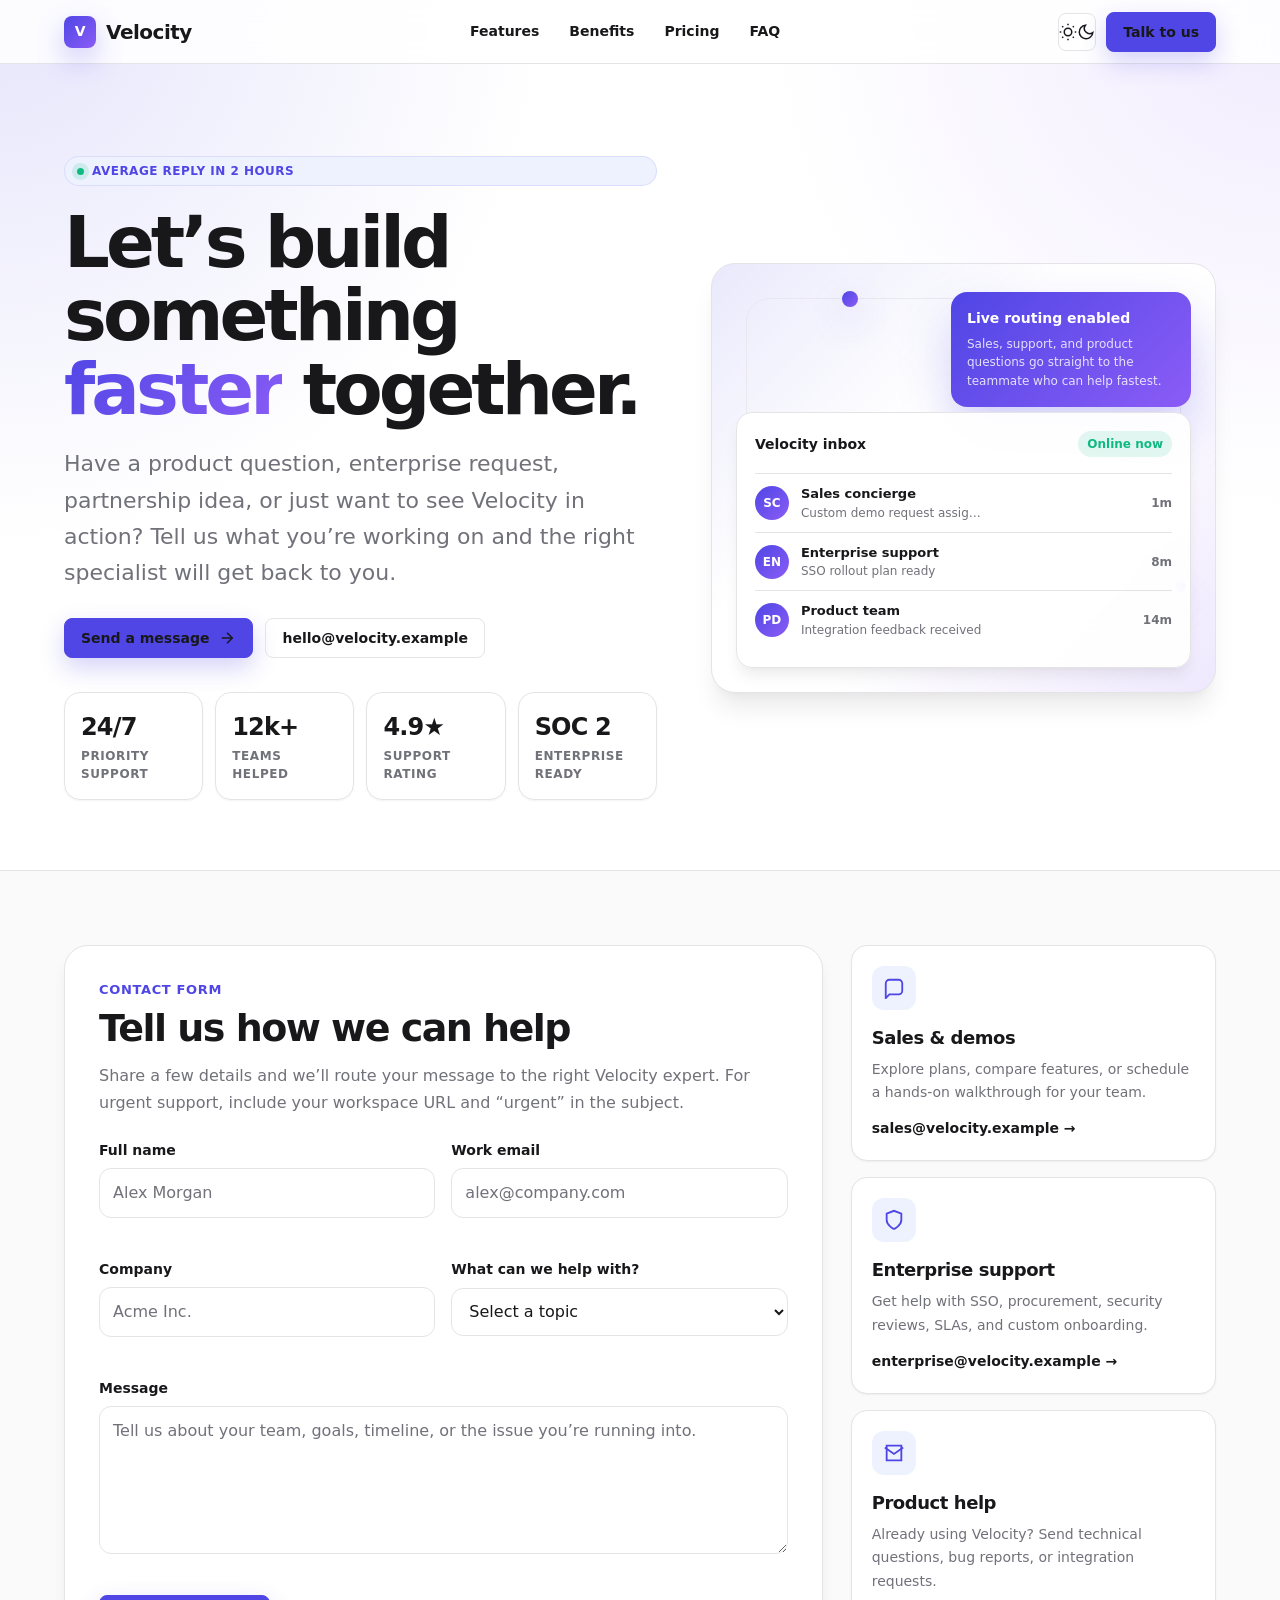
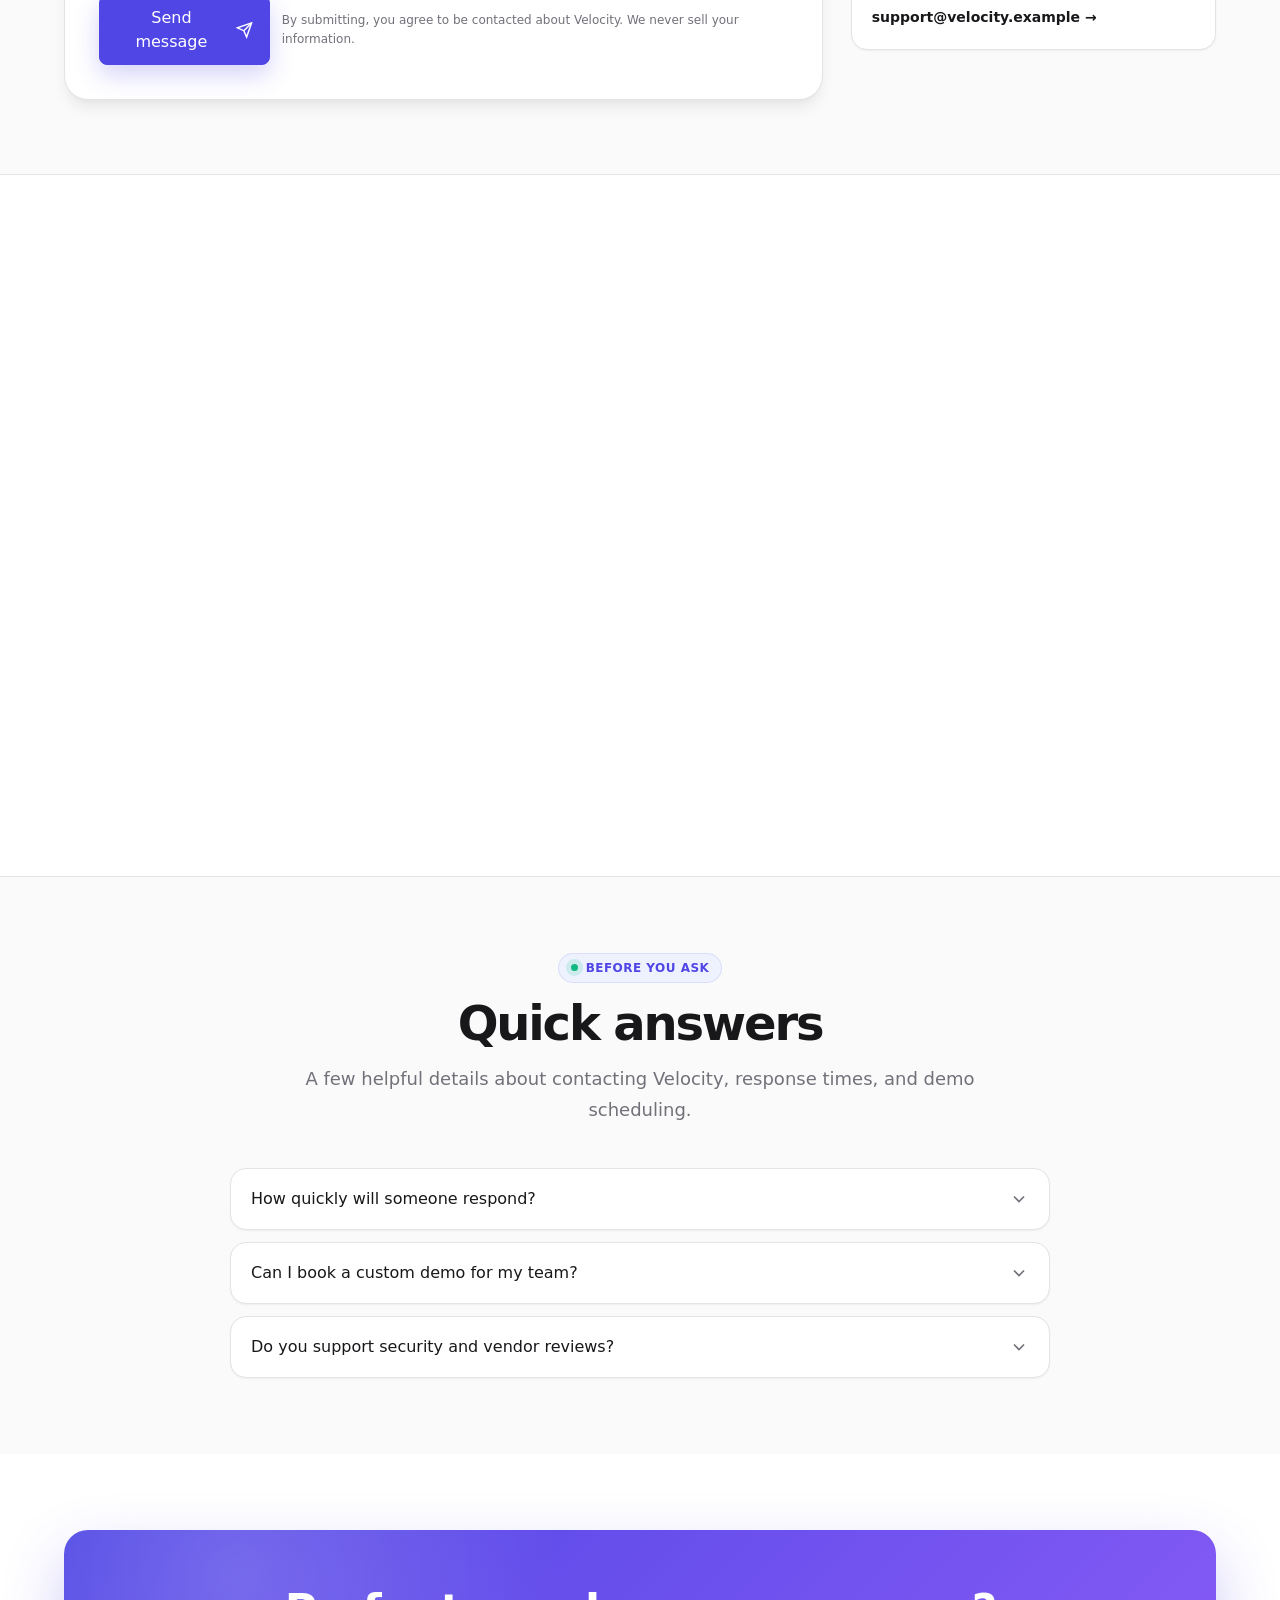
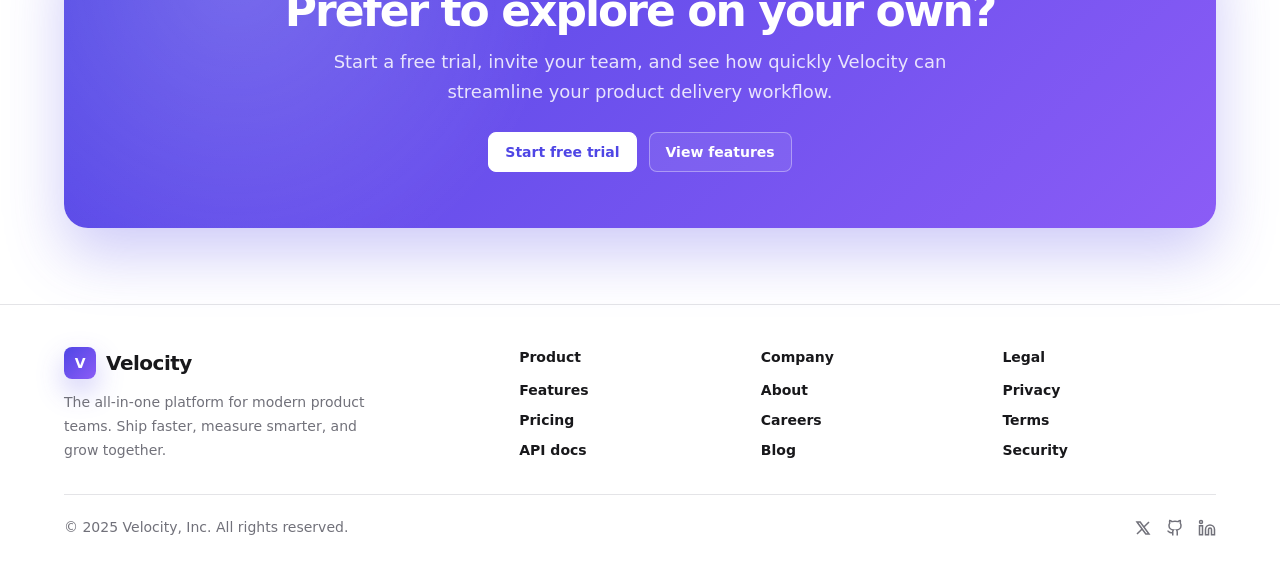
<file: contact.html>
<!DOCTYPE html>
<html lang="en" class="vel-contact-k9p2-root">
<head>
  <meta charset="UTF-8" />
  <meta name="viewport" content="width=device-width, initial-scale=1.0" />
  <title>Contact Velocity — Let’s Build Faster Together</title>
  <meta name="description" content="Get in touch with the Velocity team for product questions, sales support, partnerships, or enterprise demos." />
  <style>
    .vel-contact-k9p2-root {
      --vel-contact-k9p2-color-white: #ffffff;
      --vel-contact-k9p2-color-black: #09090b;
      --vel-contact-k9p2-gray-50: #fafafa;
      --vel-contact-k9p2-gray-100: #f4f4f5;
      --vel-contact-k9p2-gray-200: #e4e4e7;
      --vel-contact-k9p2-gray-300: #d4d4d8;
      --vel-contact-k9p2-gray-400: #a1a1aa;
      --vel-contact-k9p2-gray-500: #71717a;
      --vel-contact-k9p2-gray-600: #52525b;
      --vel-contact-k9p2-gray-700: #3f3f46;
      --vel-contact-k9p2-gray-800: #27272a;
      --vel-contact-k9p2-gray-900: #18181b;
      --vel-contact-k9p2-gray-950: #0f0f12;
      --vel-contact-k9p2-indigo-50: #eef2ff;
      --vel-contact-k9p2-indigo-100: #e0e7ff;
      --vel-contact-k9p2-indigo-200: #c7d2fe;
      --vel-contact-k9p2-indigo-400: #818cf8;
      --vel-contact-k9p2-indigo-500: #6366f1;
      --vel-contact-k9p2-indigo-600: #4f46e5;
      --vel-contact-k9p2-indigo-700: #4338ca;
      --vel-contact-k9p2-indigo-900: #312e81;
      --vel-contact-k9p2-violet-400: #a78bfa;
      --vel-contact-k9p2-violet-500: #8b5cf6;
      --vel-contact-k9p2-violet-600: #7c3aed;
      --vel-contact-k9p2-emerald-400: #34d399;
      --vel-contact-k9p2-emerald-500: #10b981;
      --vel-contact-k9p2-rose-400: #fb7185;
      --vel-contact-k9p2-rose-500: #f43f5e;

      --vel-contact-k9p2-background: var(--vel-contact-k9p2-color-white);
      --vel-contact-k9p2-foreground: var(--vel-contact-k9p2-gray-900);
      --vel-contact-k9p2-primary: var(--vel-contact-k9p2-indigo-600);
      --vel-contact-k9p2-primary-hover: var(--vel-contact-k9p2-indigo-700);
      --vel-contact-k9p2-primary-foreground: var(--vel-contact-k9p2-color-white);
      --vel-contact-k9p2-secondary: var(--vel-contact-k9p2-gray-100);
      --vel-contact-k9p2-secondary-hover: var(--vel-contact-k9p2-gray-200);
      --vel-contact-k9p2-muted: var(--vel-contact-k9p2-gray-100);
      --vel-contact-k9p2-muted-foreground: var(--vel-contact-k9p2-gray-500);
      --vel-contact-k9p2-accent: var(--vel-contact-k9p2-violet-500);
      --vel-contact-k9p2-accent-hover: var(--vel-contact-k9p2-violet-600);
      --vel-contact-k9p2-border: var(--vel-contact-k9p2-gray-200);
      --vel-contact-k9p2-input: var(--vel-contact-k9p2-gray-200);
      --vel-contact-k9p2-ring: var(--vel-contact-k9p2-indigo-400);
      --vel-contact-k9p2-card: var(--vel-contact-k9p2-color-white);
      --vel-contact-k9p2-card-muted: var(--vel-contact-k9p2-gray-50);
      --vel-contact-k9p2-section-alt: var(--vel-contact-k9p2-gray-50);
      --vel-contact-k9p2-badge-bg: var(--vel-contact-k9p2-indigo-50);
      --vel-contact-k9p2-badge-fg: var(--vel-contact-k9p2-indigo-600);
      --vel-contact-k9p2-success: var(--vel-contact-k9p2-emerald-500);
      --vel-contact-k9p2-error: var(--vel-contact-k9p2-rose-500);

      --vel-contact-k9p2-font-sans: "Inter", ui-sans-serif, system-ui, -apple-system, BlinkMacSystemFont, "Segoe UI", Roboto, "Helvetica Neue", Arial, sans-serif;
      --vel-contact-k9p2-font-mono: ui-monospace, SFMono-Regular, "SF Mono", Menlo, Consolas, "Liberation Mono", monospace;

      --vel-contact-k9p2-content-width: 1200px;
      --vel-contact-k9p2-radius-sm: 6px;
      --vel-contact-k9p2-radius-md: 8px;
      --vel-contact-k9p2-radius-lg: 12px;
      --vel-contact-k9p2-radius-xl: 16px;
      --vel-contact-k9p2-radius-2xl: 24px;
      --vel-contact-k9p2-radius-full: 9999px;
      --vel-contact-k9p2-header-height: 64px;

      --vel-contact-k9p2-shadow-sm: 0 1px 2px rgba(0,0,0,0.05);
      --vel-contact-k9p2-shadow-md: 0 4px 6px -1px rgba(0,0,0,0.07), 0 2px 4px -2px rgba(0,0,0,0.05);
      --vel-contact-k9p2-shadow-lg: 0 10px 15px -3px rgba(0,0,0,0.08), 0 4px 6px -4px rgba(0,0,0,0.04);
      --vel-contact-k9p2-shadow-xl: 0 20px 25px -5px rgba(0,0,0,0.08), 0 8px 10px -6px rgba(0,0,0,0.04);

      --vel-contact-k9p2-transition-fast: 150ms cubic-bezier(0.4, 0, 0.2, 1);
      --vel-contact-k9p2-transition-base: 250ms cubic-bezier(0.4, 0, 0.2, 1);
      --vel-contact-k9p2-transition-slow: 500ms cubic-bezier(0.4, 0, 0.2, 1);
    }

    .vel-contact-k9p2-root.vel-contact-k9p2-theme-dark {
      --vel-contact-k9p2-background: var(--vel-contact-k9p2-gray-950);
      --vel-contact-k9p2-foreground: var(--vel-contact-k9p2-gray-100);
      --vel-contact-k9p2-primary: var(--vel-contact-k9p2-indigo-500);
      --vel-contact-k9p2-primary-hover: var(--vel-contact-k9p2-indigo-400);
      --vel-contact-k9p2-secondary: var(--vel-contact-k9p2-gray-800);
      --vel-contact-k9p2-secondary-hover: var(--vel-contact-k9p2-gray-700);
      --vel-contact-k9p2-muted: var(--vel-contact-k9p2-gray-800);
      --vel-contact-k9p2-muted-foreground: var(--vel-contact-k9p2-gray-400);
      --vel-contact-k9p2-accent: var(--vel-contact-k9p2-violet-400);
      --vel-contact-k9p2-accent-hover: var(--vel-contact-k9p2-violet-500);
      --vel-contact-k9p2-border: var(--vel-contact-k9p2-gray-700);
      --vel-contact-k9p2-input: var(--vel-contact-k9p2-gray-700);
      --vel-contact-k9p2-card: var(--vel-contact-k9p2-gray-900);
      --vel-contact-k9p2-card-muted: var(--vel-contact-k9p2-gray-800);
      --vel-contact-k9p2-section-alt: var(--vel-contact-k9p2-gray-900);
      --vel-contact-k9p2-badge-bg: var(--vel-contact-k9p2-indigo-900);
      --vel-contact-k9p2-badge-fg: var(--vel-contact-k9p2-indigo-200);
      --vel-contact-k9p2-success: var(--vel-contact-k9p2-emerald-400);
      --vel-contact-k9p2-error: var(--vel-contact-k9p2-rose-400);
      --vel-contact-k9p2-shadow-sm: 0 1px 2px rgba(0,0,0,0.3);
      --vel-contact-k9p2-shadow-md: 0 4px 6px -1px rgba(0,0,0,0.4), 0 2px 4px -2px rgba(0,0,0,0.3);
      --vel-contact-k9p2-shadow-lg: 0 10px 15px -3px rgba(0,0,0,0.5), 0 4px 6px -4px rgba(0,0,0,0.3);
      --vel-contact-k9p2-shadow-xl: 0 24px 50px rgba(0,0,0,0.55);
    }

    .vel-contact-k9p2-page,
    .vel-contact-k9p2-page * {
      box-sizing: border-box;
    }

    .vel-contact-k9p2-page {
      margin: 0;
      font-family: var(--vel-contact-k9p2-font-sans);
      color: var(--vel-contact-k9p2-foreground);
      background:
        radial-gradient(circle at top left, color-mix(in srgb, var(--vel-contact-k9p2-primary) 14%, transparent), transparent 34rem),
        radial-gradient(circle at top right, color-mix(in srgb, var(--vel-contact-k9p2-accent) 12%, transparent), transparent 32rem),
        var(--vel-contact-k9p2-background);
      line-height: 1.5;
      -webkit-font-smoothing: antialiased;
      -moz-osx-font-smoothing: grayscale;
      min-height: 100vh;
    }

    .vel-contact-k9p2-page.vel-contact-k9p2-scroll-locked {
      overflow: hidden;
    }

    .vel-contact-k9p2-page a {
      color: inherit;
      text-decoration: none;
    }

    .vel-contact-k9p2-page button,
    .vel-contact-k9p2-page input,
    .vel-contact-k9p2-page select,
    .vel-contact-k9p2-page textarea {
      font: inherit;
    }

    .vel-contact-k9p2-page img,
    .vel-contact-k9p2-page svg {
      display: block;
      max-width: 100%;
    }

    .vel-contact-k9p2-page :focus-visible {
      outline: 2px solid var(--vel-contact-k9p2-ring);
      outline-offset: 2px;
    }

    .vel-contact-k9p2-shell {
      width: 100%;
      max-width: var(--vel-contact-k9p2-content-width);
      margin: 0 auto;
      padding: 0 16px;
    }

    .vel-contact-k9p2-sitebar {
      position: sticky;
      top: 0;
      z-index: 50;
      height: var(--vel-contact-k9p2-header-height);
      border-bottom: 1px solid var(--vel-contact-k9p2-border);
      background: color-mix(in srgb, var(--vel-contact-k9p2-background) 86%, transparent);
      backdrop-filter: blur(16px);
      -webkit-backdrop-filter: blur(16px);
    }

    .vel-contact-k9p2-sitebar-inner {
      height: 100%;
      display: flex;
      align-items: center;
      justify-content: space-between;
      gap: 18px;
    }

    .vel-contact-k9p2-brand-mark {
      display: inline-flex;
      align-items: center;
      gap: 10px;
      font-size: 20px;
      font-weight: 800;
      letter-spacing: -0.025em;
      color: var(--vel-contact-k9p2-foreground);
      white-space: nowrap;
    }

    .vel-contact-k9p2-brand-symbol {
      width: 32px;
      height: 32px;
      border-radius: var(--vel-contact-k9p2-radius-md);
      display: inline-flex;
      align-items: center;
      justify-content: center;
      color: var(--vel-contact-k9p2-color-white);
      background: linear-gradient(135deg, var(--vel-contact-k9p2-primary), var(--vel-contact-k9p2-accent));
      box-shadow: 0 12px 28px color-mix(in srgb, var(--vel-contact-k9p2-primary) 28%, transparent);
      font-size: 14px;
      font-weight: 800;
    }

    .vel-contact-k9p2-desktop-links {
      display: none;
      align-items: center;
      gap: 30px;
    }

    .vel-contact-k9p2-nav-link {
      color: var(--vel-contact-k9p2-muted-foreground);
      font-size: 14px;
      font-weight: 600;
      transition: color var(--vel-contact-k9p2-transition-fast);
    }

    .vel-contact-k9p2-nav-link:hover {
      color: var(--vel-contact-k9p2-foreground);
    }

    .vel-contact-k9p2-top-actions {
      display: flex;
      align-items: center;
      gap: 10px;
    }

    .vel-contact-k9p2-icon-action,
    .vel-contact-k9p2-menu-action {
      width: 38px;
      height: 38px;
      padding: 0;
      border: 1px solid var(--vel-contact-k9p2-border);
      border-radius: var(--vel-contact-k9p2-radius-md);
      display: inline-flex;
      align-items: center;
      justify-content: center;
      color: var(--vel-contact-k9p2-foreground);
      background: var(--vel-contact-k9p2-background);
      cursor: pointer;
      transition: background var(--vel-contact-k9p2-transition-fast), border-color var(--vel-contact-k9p2-transition-fast), transform var(--vel-contact-k9p2-transition-fast);
    }

    .vel-contact-k9p2-icon-action:hover,
    .vel-contact-k9p2-menu-action:hover {
      background: var(--vel-contact-k9p2-muted);
      transform: translateY(-1px);
    }

    .vel-contact-k9p2-moon-glyph {
      display: none;
    }

    .vel-contact-k9p2-theme-dark .vel-contact-k9p2-sun-glyph {
      display: none;
    }

    .vel-contact-k9p2-theme-dark .vel-contact-k9p2-moon-glyph {
      display: block;
    }

    .vel-contact-k9p2-link-button,
    .vel-contact-k9p2-solid-button,
    .vel-contact-k9p2-outline-button,
    .vel-contact-k9p2-soft-button {
      min-height: 40px;
      border-radius: var(--vel-contact-k9p2-radius-md);
      display: inline-flex;
      align-items: center;
      justify-content: center;
      gap: 9px;
      border: 1px solid transparent;
      padding: 10px 16px;
      font-size: 14px;
      font-weight: 700;
      cursor: pointer;
      line-height: 1;
      transition: transform var(--vel-contact-k9p2-transition-fast), background var(--vel-contact-k9p2-transition-fast), border-color var(--vel-contact-k9p2-transition-fast), color var(--vel-contact-k9p2-transition-fast), box-shadow var(--vel-contact-k9p2-transition-fast);
    }

    .vel-contact-k9p2-link-button:hover,
    .vel-contact-k9p2-solid-button:hover,
    .vel-contact-k9p2-outline-button:hover,
    .vel-contact-k9p2-soft-button:hover {
      transform: translateY(-1px);
    }

    .vel-contact-k9p2-solid-button {
      color: var(--vel-contact-k9p2-primary-foreground);
      background: var(--vel-contact-k9p2-primary);
      border-color: var(--vel-contact-k9p2-primary);
      box-shadow: 0 10px 24px color-mix(in srgb, var(--vel-contact-k9p2-primary) 24%, transparent);
    }

    .vel-contact-k9p2-solid-button:hover {
      color: var(--vel-contact-k9p2-primary-foreground);
      background: var(--vel-contact-k9p2-primary-hover);
      border-color: var(--vel-contact-k9p2-primary-hover);
    }

    .vel-contact-k9p2-outline-button {
      color: var(--vel-contact-k9p2-foreground);
      background: transparent;
      border-color: var(--vel-contact-k9p2-border);
    }

    .vel-contact-k9p2-outline-button:hover {
      background: var(--vel-contact-k9p2-muted);
    }

    .vel-contact-k9p2-soft-button {
      color: var(--vel-contact-k9p2-foreground);
      background: var(--vel-contact-k9p2-secondary);
      border-color: var(--vel-contact-k9p2-secondary);
    }

    .vel-contact-k9p2-soft-button:hover {
      background: var(--vel-contact-k9p2-secondary-hover);
      border-color: var(--vel-contact-k9p2-secondary-hover);
    }

    .vel-contact-k9p2-mobile-panel {
      display: none;
      position: fixed;
      z-index: 49;
      top: var(--vel-contact-k9p2-header-height);
      left: 0;
      right: 0;
      bottom: 0;
      padding: 22px 16px;
      background: color-mix(in srgb, var(--vel-contact-k9p2-background) 96%, transparent);
      backdrop-filter: blur(16px);
      -webkit-backdrop-filter: blur(16px);
    }

    .vel-contact-k9p2-mobile-panel.vel-contact-k9p2-mobile-panel-open {
      display: block;
    }

    .vel-contact-k9p2-mobile-panel-inner {
      max-width: var(--vel-contact-k9p2-content-width);
      margin: 0 auto;
      display: grid;
      gap: 12px;
    }

    .vel-contact-k9p2-mobile-panel .vel-contact-k9p2-nav-link {
      padding: 13px 14px;
      border: 1px solid var(--vel-contact-k9p2-border);
      border-radius: var(--vel-contact-k9p2-radius-lg);
      background: var(--vel-contact-k9p2-card);
      font-size: 16px;
    }

    .vel-contact-k9p2-hero-zone {
      padding: 72px 0 54px;
      overflow: hidden;
    }

    .vel-contact-k9p2-hero-grid {
      display: grid;
      grid-template-columns: 1fr;
      gap: 34px;
      align-items: center;
    }

    .vel-contact-k9p2-eyebrow {
      display: inline-flex;
      align-items: center;
      gap: 8px;
      padding: 5px 12px;
      border-radius: var(--vel-contact-k9p2-radius-full);
      color: var(--vel-contact-k9p2-badge-fg);
      background: var(--vel-contact-k9p2-badge-bg);
      border: 1px solid color-mix(in srgb, var(--vel-contact-k9p2-badge-fg) 12%, transparent);
      font-size: 12px;
      font-weight: 800;
      letter-spacing: 0.04em;
      text-transform: uppercase;
    }

    .vel-contact-k9p2-eyebrow-dot {
      width: 7px;
      height: 7px;
      border-radius: var(--vel-contact-k9p2-radius-full);
      background: var(--vel-contact-k9p2-success);
      box-shadow: 0 0 0 5px color-mix(in srgb, var(--vel-contact-k9p2-success) 15%, transparent);
    }

    .vel-contact-k9p2-hero-copy {
      display: grid;
      gap: 20px;
    }

    .vel-contact-k9p2-main-heading {
      margin: 0;
      max-width: 780px;
      color: var(--vel-contact-k9p2-foreground);
      font-size: clamp(42px, 8vw, 72px);
      line-height: 1.02;
      letter-spacing: -0.055em;
      font-weight: 850;
    }

    .vel-contact-k9p2-gradient-text {
      background: linear-gradient(135deg, var(--vel-contact-k9p2-primary), var(--vel-contact-k9p2-accent));
      -webkit-background-clip: text;
      background-clip: text;
      color: transparent;
    }

    .vel-contact-k9p2-hero-lede {
      margin: 0;
      max-width: 650px;
      color: var(--vel-contact-k9p2-muted-foreground);
      font-size: clamp(18px, 2.6vw, 22px);
      line-height: 1.65;
    }

    .vel-contact-k9p2-hero-actions {
      display: flex;
      flex-wrap: wrap;
      gap: 12px;
      margin-top: 6px;
    }

    .vel-contact-k9p2-stat-strip {
      display: grid;
      grid-template-columns: repeat(2, minmax(0, 1fr));
      gap: 12px;
      margin-top: 14px;
      max-width: 620px;
    }

    .vel-contact-k9p2-stat-item {
      padding: 16px;
      border: 1px solid var(--vel-contact-k9p2-border);
      border-radius: var(--vel-contact-k9p2-radius-xl);
      background: color-mix(in srgb, var(--vel-contact-k9p2-card) 82%, transparent);
      box-shadow: var(--vel-contact-k9p2-shadow-sm);
    }

    .vel-contact-k9p2-stat-value {
      display: block;
      color: var(--vel-contact-k9p2-foreground);
      font-size: 24px;
      font-weight: 850;
      letter-spacing: -0.035em;
    }

    .vel-contact-k9p2-stat-label {
      display: block;
      margin-top: 2px;
      color: var(--vel-contact-k9p2-muted-foreground);
      font-size: 12px;
      font-weight: 700;
      text-transform: uppercase;
      letter-spacing: 0.05em;
    }

    .vel-contact-k9p2-hero-visual {
      position: relative;
      min-height: 430px;
      border: 1px solid var(--vel-contact-k9p2-border);
      border-radius: var(--vel-contact-k9p2-radius-2xl);
      background:
        linear-gradient(135deg, color-mix(in srgb, var(--vel-contact-k9p2-primary) 12%, transparent), transparent 38%),
        linear-gradient(315deg, color-mix(in srgb, var(--vel-contact-k9p2-accent) 14%, transparent), transparent 42%),
        var(--vel-contact-k9p2-card);
      box-shadow: var(--vel-contact-k9p2-shadow-xl);
      overflow: hidden;
    }

    .vel-contact-k9p2-orbit-ring {
      position: absolute;
      inset: 34px;
      border: 1px solid color-mix(in srgb, var(--vel-contact-k9p2-border) 70%, transparent);
      border-radius: var(--vel-contact-k9p2-radius-2xl);
    }

    .vel-contact-k9p2-orbit-ring::before,
    .vel-contact-k9p2-orbit-ring::after {
      content: "";
      position: absolute;
      border-radius: var(--vel-contact-k9p2-radius-full);
      background: linear-gradient(135deg, var(--vel-contact-k9p2-primary), var(--vel-contact-k9p2-accent));
      box-shadow: 0 14px 34px color-mix(in srgb, var(--vel-contact-k9p2-primary) 25%, transparent);
    }

    .vel-contact-k9p2-orbit-ring::before {
      width: 16px;
      height: 16px;
      top: -8px;
      left: 22%;
    }

    .vel-contact-k9p2-orbit-ring::after {
      width: 11px;
      height: 11px;
      bottom: 18%;
      right: -6px;
    }

    .vel-contact-k9p2-inbox-card {
      position: absolute;
      left: 24px;
      right: 24px;
      bottom: 24px;
      padding: 18px;
      border: 1px solid var(--vel-contact-k9p2-border);
      border-radius: var(--vel-contact-k9p2-radius-xl);
      background: color-mix(in srgb, var(--vel-contact-k9p2-card) 92%, transparent);
      backdrop-filter: blur(18px);
      -webkit-backdrop-filter: blur(18px);
      box-shadow: var(--vel-contact-k9p2-shadow-lg);
    }

    .vel-contact-k9p2-inbox-topline {
      display: flex;
      align-items: center;
      justify-content: space-between;
      gap: 12px;
      margin-bottom: 16px;
    }

    .vel-contact-k9p2-inbox-title {
      font-size: 14px;
      font-weight: 850;
      color: var(--vel-contact-k9p2-foreground);
    }

    .vel-contact-k9p2-inbox-pill {
      padding: 4px 9px;
      border-radius: var(--vel-contact-k9p2-radius-full);
      color: var(--vel-contact-k9p2-success);
      background: color-mix(in srgb, var(--vel-contact-k9p2-success) 12%, transparent);
      font-size: 12px;
      font-weight: 800;
    }

    .vel-contact-k9p2-message-row {
      display: grid;
      grid-template-columns: 34px 1fr auto;
      gap: 12px;
      align-items: center;
      padding: 10px 0;
      border-top: 1px solid var(--vel-contact-k9p2-border);
    }

    .vel-contact-k9p2-message-avatar {
      width: 34px;
      height: 34px;
      border-radius: var(--vel-contact-k9p2-radius-full);
      display: inline-flex;
      align-items: center;
      justify-content: center;
      color: var(--vel-contact-k9p2-color-white);
      background: linear-gradient(135deg, var(--vel-contact-k9p2-primary), var(--vel-contact-k9p2-accent));
      font-size: 12px;
      font-weight: 850;
    }

    .vel-contact-k9p2-message-name {
      display: block;
      font-size: 13px;
      font-weight: 800;
      color: var(--vel-contact-k9p2-foreground);
    }

    .vel-contact-k9p2-message-topic {
      display: block;
      font-size: 12px;
      color: var(--vel-contact-k9p2-muted-foreground);
      white-space: nowrap;
      overflow: hidden;
      text-overflow: ellipsis;
      max-width: 185px;
    }

    .vel-contact-k9p2-message-time {
      font-size: 12px;
      color: var(--vel-contact-k9p2-muted-foreground);
      font-weight: 700;
    }

    .vel-contact-k9p2-floating-note {
      position: absolute;
      top: 28px;
      right: 24px;
      width: min(240px, calc(100% - 48px));
      padding: 16px;
      border-radius: var(--vel-contact-k9p2-radius-xl);
      color: var(--vel-contact-k9p2-color-white);
      background: linear-gradient(135deg, var(--vel-contact-k9p2-primary), var(--vel-contact-k9p2-accent));
      box-shadow: 0 24px 50px color-mix(in srgb, var(--vel-contact-k9p2-primary) 26%, transparent);
    }

    .vel-contact-k9p2-floating-note strong {
      display: block;
      font-size: 14px;
      margin-bottom: 6px;
    }

    .vel-contact-k9p2-floating-note span {
      display: block;
      color: rgba(255,255,255,0.82);
      font-size: 12px;
      line-height: 1.55;
    }

    .vel-contact-k9p2-section-band {
      padding: 74px 0;
      background: var(--vel-contact-k9p2-section-alt);
      border-top: 1px solid var(--vel-contact-k9p2-border);
      border-bottom: 1px solid var(--vel-contact-k9p2-border);
    }

    .vel-contact-k9p2-contact-grid {
      display: grid;
      grid-template-columns: 1fr;
      gap: 24px;
      align-items: start;
    }

    .vel-contact-k9p2-panel-card {
      border: 1px solid var(--vel-contact-k9p2-border);
      border-radius: var(--vel-contact-k9p2-radius-2xl);
      background: var(--vel-contact-k9p2-card);
      box-shadow: var(--vel-contact-k9p2-shadow-lg);
      overflow: hidden;
    }

    .vel-contact-k9p2-form-panel {
      padding: 24px;
    }

    .vel-contact-k9p2-panel-kicker {
      margin: 0 0 8px;
      color: var(--vel-contact-k9p2-primary);
      font-size: 13px;
      font-weight: 850;
      text-transform: uppercase;
      letter-spacing: 0.05em;
    }

    .vel-contact-k9p2-panel-heading {
      margin: 0;
      color: var(--vel-contact-k9p2-foreground);
      font-size: clamp(28px, 4vw, 38px);
      line-height: 1.12;
      letter-spacing: -0.04em;
      font-weight: 850;
    }

    .vel-contact-k9p2-panel-description {
      margin: 12px 0 0;
      color: var(--vel-contact-k9p2-muted-foreground);
      font-size: 16px;
      line-height: 1.7;
    }

    .vel-contact-k9p2-form-layout {
      margin-top: 24px;
      display: grid;
      grid-template-columns: 1fr;
      gap: 16px;
    }

    .vel-contact-k9p2-field-group {
      display: grid;
      gap: 7px;
    }

    .vel-contact-k9p2-field-label {
      color: var(--vel-contact-k9p2-foreground);
      font-size: 14px;
      font-weight: 750;
    }

    .vel-contact-k9p2-text-field,
    .vel-contact-k9p2-select-field,
    .vel-contact-k9p2-message-field {
      width: 100%;
      border: 1px solid var(--vel-contact-k9p2-input);
      border-radius: var(--vel-contact-k9p2-radius-lg);
      background: var(--vel-contact-k9p2-background);
      color: var(--vel-contact-k9p2-foreground);
      padding: 12px 13px;
      transition: border-color var(--vel-contact-k9p2-transition-fast), box-shadow var(--vel-contact-k9p2-transition-fast), background var(--vel-contact-k9p2-transition-fast);
    }

    .vel-contact-k9p2-text-field,
    .vel-contact-k9p2-select-field {
      min-height: 46px;
    }

    .vel-contact-k9p2-message-field {
      min-height: 148px;
      resize: vertical;
    }

    .vel-contact-k9p2-text-field::placeholder,
    .vel-contact-k9p2-message-field::placeholder {
      color: var(--vel-contact-k9p2-muted-foreground);
    }

    .vel-contact-k9p2-text-field:focus,
    .vel-contact-k9p2-select-field:focus,
    .vel-contact-k9p2-message-field:focus {
      outline: none;
      border-color: var(--vel-contact-k9p2-ring);
      box-shadow: 0 0 0 4px color-mix(in srgb, var(--vel-contact-k9p2-ring) 22%, transparent);
    }

    .vel-contact-k9p2-field-error {
      min-height: 18px;
      color: var(--vel-contact-k9p2-error);
      font-size: 12px;
      font-weight: 650;
    }

    .vel-contact-k9p2-status-message {
      display: none;
      padding: 13px 14px;
      border-radius: var(--vel-contact-k9p2-radius-lg);
      background: color-mix(in srgb, var(--vel-contact-k9p2-success) 12%, transparent);
      color: var(--vel-contact-k9p2-success);
      border: 1px solid color-mix(in srgb, var(--vel-contact-k9p2-success) 22%, transparent);
      font-size: 14px;
      font-weight: 750;
      line-height: 1.5;
    }

    .vel-contact-k9p2-status-message.vel-contact-k9p2-status-visible {
      display: block;
    }

    .vel-contact-k9p2-status-message.vel-contact-k9p2-status-error {
      color: var(--vel-contact-k9p2-error);
      background: color-mix(in srgb, var(--vel-contact-k9p2-error) 10%, transparent);
      border-color: color-mix(in srgb, var(--vel-contact-k9p2-error) 22%, transparent);
    }

    .vel-contact-k9p2-submit-row {
      display: flex;
      flex-direction: column;
      gap: 12px;
      align-items: stretch;
    }

    .vel-contact-k9p2-privacy-note {
      margin: 0;
      color: var(--vel-contact-k9p2-muted-foreground);
      font-size: 12px;
      line-height: 1.6;
    }

    .vel-contact-k9p2-info-column {
      display: grid;
      gap: 16px;
    }

    .vel-contact-k9p2-info-card {
      padding: 20px;
      border: 1px solid var(--vel-contact-k9p2-border);
      border-radius: var(--vel-contact-k9p2-radius-xl);
      background: var(--vel-contact-k9p2-card);
      box-shadow: var(--vel-contact-k9p2-shadow-sm);
      transition: transform var(--vel-contact-k9p2-transition-base), box-shadow var(--vel-contact-k9p2-transition-base);
    }

    .vel-contact-k9p2-info-card:hover {
      transform: translateY(-3px);
      box-shadow: var(--vel-contact-k9p2-shadow-md);
    }

    .vel-contact-k9p2-info-icon {
      width: 44px;
      height: 44px;
      border-radius: var(--vel-contact-k9p2-radius-lg);
      display: inline-flex;
      align-items: center;
      justify-content: center;
      margin-bottom: 14px;
      color: var(--vel-contact-k9p2-primary);
      background: var(--vel-contact-k9p2-badge-bg);
    }

    .vel-contact-k9p2-info-heading {
      margin: 0;
      color: var(--vel-contact-k9p2-foreground);
      font-size: 18px;
      letter-spacing: -0.025em;
      font-weight: 850;
    }

    .vel-contact-k9p2-info-text {
      margin: 7px 0 0;
      color: var(--vel-contact-k9p2-muted-foreground);
      font-size: 14px;
      line-height: 1.7;
    }

    .vel-contact-k9p2-info-link {
      display: inline-flex;
      align-items: center;
      gap: 6px;
      margin-top: 13px;
      color: var(--vel-contact-k9p2-primary);
      font-size: 14px;
      font-weight: 800;
    }

    .vel-contact-k9p2-info-link:hover {
      color: var(--vel-contact-k9p2-primary-hover);
    }

    .vel-contact-k9p2-office-zone {
      padding: 76px 0;
    }

    .vel-contact-k9p2-section-heading-wrap {
      max-width: 720px;
      margin: 0 auto 42px;
      text-align: center;
      display: grid;
      gap: 14px;
      justify-items: center;
    }

    .vel-contact-k9p2-section-title {
      margin: 0;
      color: var(--vel-contact-k9p2-foreground);
      font-size: clamp(32px, 5vw, 48px);
      line-height: 1.12;
      letter-spacing: -0.045em;
      font-weight: 850;
    }

    .vel-contact-k9p2-section-copy {
      margin: 0;
      color: var(--vel-contact-k9p2-muted-foreground);
      font-size: 18px;
      line-height: 1.7;
    }

    .vel-contact-k9p2-office-grid {
      display: grid;
      grid-template-columns: 1fr;
      gap: 18px;
    }

    .vel-contact-k9p2-office-card {
      min-height: 280px;
      padding: 22px;
      position: relative;
      display: flex;
      flex-direction: column;
      justify-content: flex-end;
      border: 1px solid var(--vel-contact-k9p2-border);
      border-radius: var(--vel-contact-k9p2-radius-2xl);
      background:
        linear-gradient(180deg, transparent 0%, color-mix(in srgb, var(--vel-contact-k9p2-card) 94%, transparent) 78%),
        radial-gradient(circle at 20% 20%, color-mix(in srgb, var(--vel-contact-k9p2-primary) 26%, transparent), transparent 18rem),
        radial-gradient(circle at 80% 25%, color-mix(in srgb, var(--vel-contact-k9p2-accent) 22%, transparent), transparent 18rem),
        var(--vel-contact-k9p2-card);
      overflow: hidden;
      box-shadow: var(--vel-contact-k9p2-shadow-md);
    }

    .vel-contact-k9p2-office-card::before {
      content: "";
      position: absolute;
      inset: 20px;
      border-radius: var(--vel-contact-k9p2-radius-xl);
      border: 1px solid color-mix(in srgb, var(--vel-contact-k9p2-border) 70%, transparent);
      background-image:
        linear-gradient(color-mix(in srgb, var(--vel-contact-k9p2-border) 45%, transparent) 1px, transparent 1px),
        linear-gradient(90deg, color-mix(in srgb, var(--vel-contact-k9p2-border) 45%, transparent) 1px, transparent 1px);
      background-size: 34px 34px;
      opacity: 0.65;
    }

    .vel-contact-k9p2-office-pin {
      position: absolute;
      top: 82px;
      left: 50%;
      width: 52px;
      height: 52px;
      transform: translateX(-50%);
      border-radius: 18px 18px 18px 4px;
      rotate: -45deg;
      background: linear-gradient(135deg, var(--vel-contact-k9p2-primary), var(--vel-contact-k9p2-accent));
      box-shadow: 0 22px 44px color-mix(in srgb, var(--vel-contact-k9p2-primary) 28%, transparent);
    }

    .vel-contact-k9p2-office-pin::after {
      content: "";
      position: absolute;
      inset: 16px;
      border-radius: var(--vel-contact-k9p2-radius-full);
      background: var(--vel-contact-k9p2-color-white);
    }

    .vel-contact-k9p2-office-content {
      position: relative;
      z-index: 1;
    }

    .vel-contact-k9p2-office-city {
      margin: 0;
      color: var(--vel-contact-k9p2-foreground);
      font-size: 24px;
      font-weight: 850;
      letter-spacing: -0.035em;
    }

    .vel-contact-k9p2-office-address {
      margin: 7px 0 0;
      color: var(--vel-contact-k9p2-muted-foreground);
      font-size: 14px;
      line-height: 1.7;
    }

    .vel-contact-k9p2-office-meta {
      display: inline-flex;
      align-items: center;
      gap: 8px;
      margin-top: 14px;
      padding: 7px 11px;
      border: 1px solid var(--vel-contact-k9p2-border);
      border-radius: var(--vel-contact-k9p2-radius-full);
      background: color-mix(in srgb, var(--vel-contact-k9p2-card) 80%, transparent);
      color: var(--vel-contact-k9p2-muted-foreground);
      font-size: 12px;
      font-weight: 800;
    }

    .vel-contact-k9p2-faq-zone {
      padding: 76px 0;
      background: var(--vel-contact-k9p2-section-alt);
      border-top: 1px solid var(--vel-contact-k9p2-border);
    }

    .vel-contact-k9p2-faq-stack {
      max-width: 820px;
      margin: 0 auto;
      display: grid;
      gap: 12px;
    }

    .vel-contact-k9p2-faq-item {
      border: 1px solid var(--vel-contact-k9p2-border);
      border-radius: var(--vel-contact-k9p2-radius-xl);
      background: var(--vel-contact-k9p2-card);
      overflow: hidden;
      box-shadow: var(--vel-contact-k9p2-shadow-sm);
    }

    .vel-contact-k9p2-faq-trigger {
      width: 100%;
      border: 0;
      background: transparent;
      color: var(--vel-contact-k9p2-foreground);
      display: flex;
      align-items: center;
      justify-content: space-between;
      gap: 16px;
      padding: 18px 20px;
      text-align: left;
      cursor: pointer;
      font-size: 16px;
      font-weight: 800;
    }

    .vel-contact-k9p2-faq-trigger:hover {
      background: var(--vel-contact-k9p2-muted);
    }

    .vel-contact-k9p2-faq-icon {
      width: 20px;
      height: 20px;
      flex: 0 0 auto;
      color: var(--vel-contact-k9p2-muted-foreground);
      transition: transform var(--vel-contact-k9p2-transition-base);
    }

    .vel-contact-k9p2-faq-item.vel-contact-k9p2-faq-open .vel-contact-k9p2-faq-icon {
      transform: rotate(180deg);
    }

    .vel-contact-k9p2-faq-content {
      max-height: 0;
      overflow: hidden;
      transition: max-height var(--vel-contact-k9p2-transition-base);
    }

    .vel-contact-k9p2-faq-answer {
      padding: 0 20px 18px;
      color: var(--vel-contact-k9p2-muted-foreground);
      font-size: 14px;
      line-height: 1.75;
    }

    .vel-contact-k9p2-cta-zone {
      padding: 76px 0;
    }

    .vel-contact-k9p2-cta-card {
      padding: 38px 22px;
      border-radius: var(--vel-contact-k9p2-radius-2xl);
      background:
        radial-gradient(circle at 15% 15%, rgba(255,255,255,0.18), transparent 20rem),
        linear-gradient(135deg, var(--vel-contact-k9p2-primary), var(--vel-contact-k9p2-accent));
      color: var(--vel-contact-k9p2-color-white);
      text-align: center;
      box-shadow: 0 26px 60px color-mix(in srgb, var(--vel-contact-k9p2-primary) 28%, transparent);
    }

    .vel-contact-k9p2-cta-title {
      margin: 0;
      color: var(--vel-contact-k9p2-color-white);
      font-size: clamp(30px, 5vw, 44px);
      letter-spacing: -0.045em;
      line-height: 1.12;
      font-weight: 850;
    }

    .vel-contact-k9p2-cta-copy {
      max-width: 650px;
      margin: 12px auto 0;
      color: rgba(255,255,255,0.84);
      font-size: 18px;
      line-height: 1.7;
    }

    .vel-contact-k9p2-cta-actions {
      margin-top: 24px;
      display: flex;
      flex-wrap: wrap;
      justify-content: center;
      gap: 12px;
    }

    .vel-contact-k9p2-cta-card .vel-contact-k9p2-solid-button {
      color: var(--vel-contact-k9p2-primary);
      background: var(--vel-contact-k9p2-color-white);
      border-color: var(--vel-contact-k9p2-color-white);
      box-shadow: none;
    }

    .vel-contact-k9p2-cta-card .vel-contact-k9p2-outline-button {
      color: var(--vel-contact-k9p2-color-white);
      border-color: rgba(255,255,255,0.36);
      background: rgba(255,255,255,0.08);
    }

    .vel-contact-k9p2-cta-card .vel-contact-k9p2-outline-button:hover {
      background: rgba(255,255,255,0.16);
    }

    .vel-contact-k9p2-footbar {
      padding: 42px 0 30px;
      border-top: 1px solid var(--vel-contact-k9p2-border);
      background: var(--vel-contact-k9p2-background);
    }

    .vel-contact-k9p2-footer-grid {
      display: grid;
      gap: 28px;
    }

    .vel-contact-k9p2-footer-copy {
      max-width: 330px;
      margin: 12px 0 0;
      color: var(--vel-contact-k9p2-muted-foreground);
      font-size: 14px;
      line-height: 1.7;
    }

    .vel-contact-k9p2-footer-heading {
      margin: 0 0 12px;
      color: var(--vel-contact-k9p2-foreground);
      font-size: 14px;
      font-weight: 850;
    }

    .vel-contact-k9p2-footer-links {
      display: grid;
      gap: 9px;
    }

    .vel-contact-k9p2-footer-link {
      color: var(--vel-contact-k9p2-muted-foreground);
      font-size: 14px;
      font-weight: 600;
    }

    .vel-contact-k9p2-footer-link:hover {
      color: var(--vel-contact-k9p2-foreground);
    }

    .vel-contact-k9p2-footer-bottom {
      margin-top: 32px;
      padding-top: 22px;
      border-top: 1px solid var(--vel-contact-k9p2-border);
      display: flex;
      flex-wrap: wrap;
      align-items: center;
      justify-content: space-between;
      gap: 14px;
      color: var(--vel-contact-k9p2-muted-foreground);
      font-size: 14px;
    }

    .vel-contact-k9p2-social-list {
      display: flex;
      align-items: center;
      gap: 14px;
    }

    .vel-contact-k9p2-reveal {
      opacity: 0;
      transform: translateY(20px);
      transition: opacity 0.65s ease, transform 0.65s ease;
    }

    .vel-contact-k9p2-reveal.vel-contact-k9p2-reveal-visible {
      opacity: 1;
      transform: translateY(0);
    }

    @media (min-width: 640px) {
      .vel-contact-k9p2-shell {
        padding: 0 24px;
      }

      .vel-contact-k9p2-stat-strip {
        grid-template-columns: repeat(4, minmax(0, 1fr));
      }

      .vel-contact-k9p2-form-layout {
        grid-template-columns: repeat(2, minmax(0, 1fr));
      }

      .vel-contact-k9p2-field-wide {
        grid-column: 1 / -1;
      }

      .vel-contact-k9p2-submit-row {
        flex-direction: row;
        align-items: center;
        justify-content: space-between;
      }

      .vel-contact-k9p2-footer-grid {
        grid-template-columns: 2fr 1fr 1fr;
      }
    }

    @media (min-width: 768px) {
      .vel-contact-k9p2-desktop-links {
        display: flex;
      }

      .vel-contact-k9p2-menu-action {
        display: none;
      }

      .vel-contact-k9p2-hero-zone {
        padding: 92px 0 70px;
      }

      .vel-contact-k9p2-form-panel {
        padding: 34px;
      }

      .vel-contact-k9p2-office-grid {
        grid-template-columns: repeat(3, minmax(0, 1fr));
      }

      .vel-contact-k9p2-cta-card {
        padding: 56px 36px;
      }
    }

    @media (min-width: 1024px) {
      .vel-contact-k9p2-hero-grid {
        grid-template-columns: 1.08fr 0.92fr;
        gap: 54px;
      }

      .vel-contact-k9p2-contact-grid {
        grid-template-columns: minmax(0, 1.35fr) minmax(320px, 0.65fr);
        gap: 28px;
      }

      .vel-contact-k9p2-footer-grid {
        grid-template-columns: 2fr 1fr 1fr 1fr;
      }
    }
  </style>
</head>
<body class="vel-contact-k9p2-page">
  <header class="vel-contact-k9p2-sitebar">
    <div class="vel-contact-k9p2-shell vel-contact-k9p2-sitebar-inner">
      <a href="index.html" class="vel-contact-k9p2-brand-mark" aria-label="Velocity home">
        <span class="vel-contact-k9p2-brand-symbol">V</span>
        <span class="vel-contact-k9p2-brand-name">Velocity</span>
      </a>

      <nav class="vel-contact-k9p2-desktop-links" aria-label="Primary navigation">
        <a href="index.html#features" class="vel-contact-k9p2-nav-link">Features</a>
        <a href="index.html#benefits" class="vel-contact-k9p2-nav-link">Benefits</a>
        <a href="index.html#pricing" class="vel-contact-k9p2-nav-link">Pricing</a>
        <a href="#vel-contact-k9p2-faq" class="vel-contact-k9p2-nav-link">FAQ</a>
      </nav>

      <div class="vel-contact-k9p2-top-actions">
        <button class="vel-contact-k9p2-icon-action" type="button" aria-label="Toggle theme" id="vel-contact-k9p2-theme-toggle">
          <svg class="vel-contact-k9p2-sun-glyph" xmlns="http://www.w3.org/2000/svg" width="18" height="18" viewBox="0 0 24 24" fill="none" stroke="currentColor" stroke-width="2"><circle cx="12" cy="12" r="5"/><path d="M12 1v2M12 21v2M4.22 4.22l1.42 1.42M18.36 18.36l1.42 1.42M1 12h2M21 12h2M4.22 19.78l1.42-1.42M18.36 5.64l1.42-1.42"/></svg>
          <svg class="vel-contact-k9p2-moon-glyph" xmlns="http://www.w3.org/2000/svg" width="18" height="18" viewBox="0 0 24 24" fill="none" stroke="currentColor" stroke-width="2"><path d="M21 12.79A9 9 0 1 1 11.21 3 7 7 0 0 0 21 12.79z"/></svg>
        </button>
        <a href="#vel-contact-k9p2-contact-form-card" class="vel-contact-k9p2-solid-button">Talk to us</a>
        <button class="vel-contact-k9p2-menu-action" type="button" id="vel-contact-k9p2-mobile-toggle" aria-label="Open navigation menu" aria-expanded="false" aria-controls="vel-contact-k9p2-mobile-panel">
          <svg xmlns="http://www.w3.org/2000/svg" width="22" height="22" viewBox="0 0 24 24" fill="none" stroke="currentColor" stroke-width="2"><path d="M4 6h16M4 12h16M4 18h16"/></svg>
        </button>
      </div>
    </div>
  </header>

  <nav class="vel-contact-k9p2-mobile-panel" id="vel-contact-k9p2-mobile-panel" aria-label="Mobile navigation">
    <div class="vel-contact-k9p2-mobile-panel-inner">
      <a href="index.html#features" class="vel-contact-k9p2-nav-link">Features</a>
      <a href="index.html#benefits" class="vel-contact-k9p2-nav-link">Benefits</a>
      <a href="index.html#pricing" class="vel-contact-k9p2-nav-link">Pricing</a>
      <a href="#vel-contact-k9p2-faq" class="vel-contact-k9p2-nav-link">FAQ</a>
      <a href="#vel-contact-k9p2-contact-form-card" class="vel-contact-k9p2-solid-button">Send a message</a>
    </div>
  </nav>

  <main>
    <section class="vel-contact-k9p2-hero-zone" aria-labelledby="vel-contact-k9p2-main-title">
      <div class="vel-contact-k9p2-shell vel-contact-k9p2-hero-grid">
        <div class="vel-contact-k9p2-hero-copy vel-contact-k9p2-reveal">
          <span class="vel-contact-k9p2-eyebrow"><span class="vel-contact-k9p2-eyebrow-dot"></span> Average reply in 2 hours</span>
          <h1 class="vel-contact-k9p2-main-heading" id="vel-contact-k9p2-main-title">Let’s build something <span class="vel-contact-k9p2-gradient-text">faster</span> together.</h1>
          <p class="vel-contact-k9p2-hero-lede">Have a product question, enterprise request, partnership idea, or just want to see Velocity in action? Tell us what you’re working on and the right specialist will get back to you.</p>
          <div class="vel-contact-k9p2-hero-actions">
            <a href="#vel-contact-k9p2-contact-form-card" class="vel-contact-k9p2-solid-button">
              Send a message
              <svg xmlns="http://www.w3.org/2000/svg" width="18" height="18" viewBox="0 0 24 24" fill="none" stroke="currentColor" stroke-width="2"><path d="M5 12h14"/><path d="m12 5 7 7-7 7"/></svg>
            </a>
            <a href="mailto:hello@velocity.example" class="vel-contact-k9p2-outline-button">hello@velocity.example</a>
          </div>
          <div class="vel-contact-k9p2-stat-strip" aria-label="Support statistics">
            <div class="vel-contact-k9p2-stat-item">
              <span class="vel-contact-k9p2-stat-value">24/7</span>
              <span class="vel-contact-k9p2-stat-label">Priority support</span>
            </div>
            <div class="vel-contact-k9p2-stat-item">
              <span class="vel-contact-k9p2-stat-value">12k+</span>
              <span class="vel-contact-k9p2-stat-label">Teams helped</span>
            </div>
            <div class="vel-contact-k9p2-stat-item">
              <span class="vel-contact-k9p2-stat-value">4.9★</span>
              <span class="vel-contact-k9p2-stat-label">Support rating</span>
            </div>
            <div class="vel-contact-k9p2-stat-item">
              <span class="vel-contact-k9p2-stat-value">SOC 2</span>
              <span class="vel-contact-k9p2-stat-label">Enterprise ready</span>
            </div>
          </div>
        </div>

        <div class="vel-contact-k9p2-hero-visual vel-contact-k9p2-reveal" aria-hidden="true">
          <div class="vel-contact-k9p2-orbit-ring"></div>
          <div class="vel-contact-k9p2-floating-note">
            <strong>Live routing enabled</strong>
            <span>Sales, support, and product questions go straight to the teammate who can help fastest.</span>
          </div>
          <div class="vel-contact-k9p2-inbox-card">
            <div class="vel-contact-k9p2-inbox-topline">
              <span class="vel-contact-k9p2-inbox-title">Velocity inbox</span>
              <span class="vel-contact-k9p2-inbox-pill">Online now</span>
            </div>
            <div class="vel-contact-k9p2-message-row">
              <span class="vel-contact-k9p2-message-avatar">SC</span>
              <span>
                <span class="vel-contact-k9p2-message-name">Sales concierge</span>
                <span class="vel-contact-k9p2-message-topic">Custom demo request assigned</span>
              </span>
              <span class="vel-contact-k9p2-message-time">1m</span>
            </div>
            <div class="vel-contact-k9p2-message-row">
              <span class="vel-contact-k9p2-message-avatar">EN</span>
              <span>
                <span class="vel-contact-k9p2-message-name">Enterprise support</span>
                <span class="vel-contact-k9p2-message-topic">SSO rollout plan ready</span>
              </span>
              <span class="vel-contact-k9p2-message-time">8m</span>
            </div>
            <div class="vel-contact-k9p2-message-row">
              <span class="vel-contact-k9p2-message-avatar">PD</span>
              <span>
                <span class="vel-contact-k9p2-message-name">Product team</span>
                <span class="vel-contact-k9p2-message-topic">Integration feedback received</span>
              </span>
              <span class="vel-contact-k9p2-message-time">14m</span>
            </div>
          </div>
        </div>
      </div>
    </section>

    <section class="vel-contact-k9p2-section-band" aria-labelledby="vel-contact-k9p2-form-title">
      <div class="vel-contact-k9p2-shell vel-contact-k9p2-contact-grid">
        <article class="vel-contact-k9p2-panel-card vel-contact-k9p2-form-panel vel-contact-k9p2-reveal" id="vel-contact-k9p2-contact-form-card">
          <p class="vel-contact-k9p2-panel-kicker">Contact form</p>
          <h2 class="vel-contact-k9p2-panel-heading" id="vel-contact-k9p2-form-title">Tell us how we can help</h2>
          <p class="vel-contact-k9p2-panel-description">Share a few details and we’ll route your message to the right Velocity expert. For urgent support, include your workspace URL and “urgent” in the subject.</p>

          <form class="vel-contact-k9p2-form-layout" id="vel-contact-k9p2-contact-form" novalidate>
            <div class="vel-contact-k9p2-field-group">
              <label class="vel-contact-k9p2-field-label" for="vel-contact-k9p2-name-field">Full name</label>
              <input class="vel-contact-k9p2-text-field" id="vel-contact-k9p2-name-field" name="name" type="text" autocomplete="name" placeholder="Alex Morgan" />
              <span class="vel-contact-k9p2-field-error" id="vel-contact-k9p2-name-error" aria-live="polite"></span>
            </div>

            <div class="vel-contact-k9p2-field-group">
              <label class="vel-contact-k9p2-field-label" for="vel-contact-k9p2-email-field">Work email</label>
              <input class="vel-contact-k9p2-text-field" id="vel-contact-k9p2-email-field" name="email" type="email" autocomplete="email" placeholder="alex@company.com" />
              <span class="vel-contact-k9p2-field-error" id="vel-contact-k9p2-email-error" aria-live="polite"></span>
            </div>

            <div class="vel-contact-k9p2-field-group">
              <label class="vel-contact-k9p2-field-label" for="vel-contact-k9p2-company-field">Company</label>
              <input class="vel-contact-k9p2-text-field" id="vel-contact-k9p2-company-field" name="company" type="text" autocomplete="organization" placeholder="Acme Inc." />
              <span class="vel-contact-k9p2-field-error" id="vel-contact-k9p2-company-error" aria-live="polite"></span>
            </div>

            <div class="vel-contact-k9p2-field-group">
              <label class="vel-contact-k9p2-field-label" for="vel-contact-k9p2-topic-field">What can we help with?</label>
              <select class="vel-contact-k9p2-select-field" id="vel-contact-k9p2-topic-field" name="topic">
                <option value="">Select a topic</option>
                <option value="sales">Sales or pricing</option>
                <option value="demo">Book a demo</option>
                <option value="support">Product support</option>
                <option value="enterprise">Enterprise security</option>
                <option value="partnership">Partnerships</option>
              </select>
              <span class="vel-contact-k9p2-field-error" id="vel-contact-k9p2-topic-error" aria-live="polite"></span>
            </div>

            <div class="vel-contact-k9p2-field-group vel-contact-k9p2-field-wide">
              <label class="vel-contact-k9p2-field-label" for="vel-contact-k9p2-message-field">Message</label>
              <textarea class="vel-contact-k9p2-message-field" id="vel-contact-k9p2-message-field" name="message" placeholder="Tell us about your team, goals, timeline, or the issue you’re running into."></textarea>
              <span class="vel-contact-k9p2-field-error" id="vel-contact-k9p2-message-error" aria-live="polite"></span>
            </div>

            <div class="vel-contact-k9p2-field-wide vel-contact-k9p2-status-message" id="vel-contact-k9p2-form-status" role="status" aria-live="polite"></div>

            <div class="vel-contact-k9p2-field-wide vel-contact-k9p2-submit-row">
              <button class="vel-contact-k9p2-solid-button" type="submit">
                Send message
                <svg xmlns="http://www.w3.org/2000/svg" width="18" height="18" viewBox="0 0 24 24" fill="none" stroke="currentColor" stroke-width="2"><path d="m22 2-7 20-4-9-9-4Z"/><path d="M22 2 11 13"/></svg>
              </button>
              <p class="vel-contact-k9p2-privacy-note">By submitting, you agree to be contacted about Velocity. We never sell your information.</p>
            </div>
          </form>
        </article>

        <aside class="vel-contact-k9p2-info-column" aria-label="Contact options">
          <div class="vel-contact-k9p2-info-card vel-contact-k9p2-reveal">
            <span class="vel-contact-k9p2-info-icon">
              <svg xmlns="http://www.w3.org/2000/svg" width="22" height="22" viewBox="0 0 24 24" fill="none" stroke="currentColor" stroke-width="2"><path d="M21 15a4 4 0 0 1-4 4H7l-4 4V7a4 4 0 0 1 4-4h10a4 4 0 0 1 4 4z"/></svg>
            </span>
            <h3 class="vel-contact-k9p2-info-heading">Sales & demos</h3>
            <p class="vel-contact-k9p2-info-text">Explore plans, compare features, or schedule a hands-on walkthrough for your team.</p>
            <a class="vel-contact-k9p2-info-link" href="mailto:sales@velocity.example">sales@velocity.example →</a>
          </div>

          <div class="vel-contact-k9p2-info-card vel-contact-k9p2-reveal">
            <span class="vel-contact-k9p2-info-icon">
              <svg xmlns="http://www.w3.org/2000/svg" width="22" height="22" viewBox="0 0 24 24" fill="none" stroke="currentColor" stroke-width="2"><path d="M12 22s8-4 8-10V5l-8-3-8 3v7c0 6 8 10 8 10"/></svg>
            </span>
            <h3 class="vel-contact-k9p2-info-heading">Enterprise support</h3>
            <p class="vel-contact-k9p2-info-text">Get help with SSO, procurement, security reviews, SLAs, and custom onboarding.</p>
            <a class="vel-contact-k9p2-info-link" href="mailto:enterprise@velocity.example">enterprise@velocity.example →</a>
          </div>

          <div class="vel-contact-k9p2-info-card vel-contact-k9p2-reveal">
            <span class="vel-contact-k9p2-info-icon">
              <svg xmlns="http://www.w3.org/2000/svg" width="22" height="22" viewBox="0 0 24 24" fill="none" stroke="currentColor" stroke-width="2"><path d="M4 4h16v16H4z"/><path d="M22 6 12 13 2 6"/></svg>
            </span>
            <h3 class="vel-contact-k9p2-info-heading">Product help</h3>
            <p class="vel-contact-k9p2-info-text">Already using Velocity? Send technical questions, bug reports, or integration requests.</p>
            <a class="vel-contact-k9p2-info-link" href="mailto:support@velocity.example">support@velocity.example →</a>
          </div>
        </aside>
      </div>
    </section>

    <section class="vel-contact-k9p2-office-zone" aria-labelledby="vel-contact-k9p2-office-title">
      <div class="vel-contact-k9p2-shell">
        <div class="vel-contact-k9p2-section-heading-wrap vel-contact-k9p2-reveal">
          <span class="vel-contact-k9p2-eyebrow"><span class="vel-contact-k9p2-eyebrow-dot"></span> Global team</span>
          <h2 class="vel-contact-k9p2-section-title" id="vel-contact-k9p2-office-title">Built across time zones, available where you work</h2>
          <p class="vel-contact-k9p2-section-copy">Velocity is remote-first with collaboration hubs for customer workshops, onboarding sessions, and executive briefings.</p>
        </div>

        <div class="vel-contact-k9p2-office-grid">
          <article class="vel-contact-k9p2-office-card vel-contact-k9p2-reveal">
            <span class="vel-contact-k9p2-office-pin"></span>
            <div class="vel-contact-k9p2-office-content">
              <h3 class="vel-contact-k9p2-office-city">San Francisco</h3>
              <p class="vel-contact-k9p2-office-address">548 Market Street, Suite 482<br />San Francisco, CA 94104</p>
              <span class="vel-contact-k9p2-office-meta">GMT-8 · Product & sales</span>
            </div>
          </article>

          <article class="vel-contact-k9p2-office-card vel-contact-k9p2-reveal">
            <span class="vel-contact-k9p2-office-pin"></span>
            <div class="vel-contact-k9p2-office-content">
              <h3 class="vel-contact-k9p2-office-city">London</h3>
              <p class="vel-contact-k9p2-office-address">71-75 Shelton Street<br />Covent Garden, London WC2H 9JQ</p>
              <span class="vel-contact-k9p2-office-meta">GMT+0 · EMEA success</span>
            </div>
          </article>

          <article class="vel-contact-k9p2-office-card vel-contact-k9p2-reveal">
            <span class="vel-contact-k9p2-office-pin"></span>
            <div class="vel-contact-k9p2-office-content">
              <h3 class="vel-contact-k9p2-office-city">Singapore</h3>
              <p class="vel-contact-k9p2-office-address">9 Battery Road, Level 12<br />Singapore 049910</p>
              <span class="vel-contact-k9p2-office-meta">GMT+8 · APAC support</span>
            </div>
          </article>
        </div>
      </div>
    </section>

    <section class="vel-contact-k9p2-faq-zone" id="vel-contact-k9p2-faq" aria-labelledby="vel-contact-k9p2-faq-title">
      <div class="vel-contact-k9p2-shell">
        <div class="vel-contact-k9p2-section-heading-wrap vel-contact-k9p2-reveal">
          <span class="vel-contact-k9p2-eyebrow"><span class="vel-contact-k9p2-eyebrow-dot"></span> Before you ask</span>
          <h2 class="vel-contact-k9p2-section-title" id="vel-contact-k9p2-faq-title">Quick answers</h2>
          <p class="vel-contact-k9p2-section-copy">A few helpful details about contacting Velocity, response times, and demo scheduling.</p>
        </div>

        <div class="vel-contact-k9p2-faq-stack">
          <article class="vel-contact-k9p2-faq-item vel-contact-k9p2-reveal">
            <button class="vel-contact-k9p2-faq-trigger" type="button" aria-expanded="false">
              How quickly will someone respond?
              <svg class="vel-contact-k9p2-faq-icon" xmlns="http://www.w3.org/2000/svg" viewBox="0 0 24 24" fill="none" stroke="currentColor" stroke-width="2"><path d="m6 9 6 6 6-6"/></svg>
            </button>
            <div class="vel-contact-k9p2-faq-content">
              <div class="vel-contact-k9p2-faq-answer">Most messages receive a response within two business hours. Enterprise support tickets and production-impacting issues are prioritized around the clock.</div>
            </div>
          </article>

          <article class="vel-contact-k9p2-faq-item vel-contact-k9p2-reveal">
            <button class="vel-contact-k9p2-faq-trigger" type="button" aria-expanded="false">
              Can I book a custom demo for my team?
              <svg class="vel-contact-k9p2-faq-icon" xmlns="http://www.w3.org/2000/svg" viewBox="0 0 24 24" fill="none" stroke="currentColor" stroke-width="2"><path d="m6 9 6 6 6-6"/></svg>
            </button>
            <div class="vel-contact-k9p2-faq-content">
              <div class="vel-contact-k9p2-faq-answer">Yes. Select “Book a demo” in the form and tell us about your stack, team size, and goals. We’ll tailor the walkthrough to your workflow.</div>
            </div>
          </article>

          <article class="vel-contact-k9p2-faq-item vel-contact-k9p2-reveal">
            <button class="vel-contact-k9p2-faq-trigger" type="button" aria-expanded="false">
              Do you support security and vendor reviews?
              <svg class="vel-contact-k9p2-faq-icon" xmlns="http://www.w3.org/2000/svg" viewBox="0 0 24 24" fill="none" stroke="currentColor" stroke-width="2"><path d="m6 9 6 6 6-6"/></svg>
            </button>
            <div class="vel-contact-k9p2-faq-content">
              <div class="vel-contact-k9p2-faq-answer">Absolutely. Our enterprise team can provide SOC 2 documentation, data processing agreements, SSO details, audit log information, and compliance questionnaires.</div>
            </div>
          </article>
        </div>
      </div>
    </section>

    <section class="vel-contact-k9p2-cta-zone" aria-labelledby="vel-contact-k9p2-cta-title">
      <div class="vel-contact-k9p2-shell">
        <div class="vel-contact-k9p2-cta-card vel-contact-k9p2-reveal">
          <h2 class="vel-contact-k9p2-cta-title" id="vel-contact-k9p2-cta-title">Prefer to explore on your own?</h2>
          <p class="vel-contact-k9p2-cta-copy">Start a free trial, invite your team, and see how quickly Velocity can streamline your product delivery workflow.</p>
          <div class="vel-contact-k9p2-cta-actions">
            <a href="index.html#pricing" class="vel-contact-k9p2-solid-button">Start free trial</a>
            <a href="index.html#features" class="vel-contact-k9p2-outline-button">View features</a>
          </div>
        </div>
      </div>
    </section>
  </main>

  <footer class="vel-contact-k9p2-footbar">
    <div class="vel-contact-k9p2-shell">
      <div class="vel-contact-k9p2-footer-grid">
        <div>
          <a href="index.html" class="vel-contact-k9p2-brand-mark" aria-label="Velocity home">
            <span class="vel-contact-k9p2-brand-symbol">V</span>
            <span class="vel-contact-k9p2-brand-name">Velocity</span>
          </a>
          <p class="vel-contact-k9p2-footer-copy">The all-in-one platform for modern product teams. Ship faster, measure smarter, and grow together.</p>
        </div>

        <div>
          <h3 class="vel-contact-k9p2-footer-heading">Product</h3>
          <nav class="vel-contact-k9p2-footer-links" aria-label="Product links">
            <a href="index.html#features" class="vel-contact-k9p2-footer-link">Features</a>
            <a href="index.html#pricing" class="vel-contact-k9p2-footer-link">Pricing</a>
            <a href="#" class="vel-contact-k9p2-footer-link">API docs</a>
          </nav>
        </div>

        <div>
          <h3 class="vel-contact-k9p2-footer-heading">Company</h3>
          <nav class="vel-contact-k9p2-footer-links" aria-label="Company links">
            <a href="#" class="vel-contact-k9p2-footer-link">About</a>
            <a href="#" class="vel-contact-k9p2-footer-link">Careers</a>
            <a href="#" class="vel-contact-k9p2-footer-link">Blog</a>
          </nav>
        </div>

        <div>
          <h3 class="vel-contact-k9p2-footer-heading">Legal</h3>
          <nav class="vel-contact-k9p2-footer-links" aria-label="Legal links">
            <a href="#" class="vel-contact-k9p2-footer-link">Privacy</a>
            <a href="#" class="vel-contact-k9p2-footer-link">Terms</a>
            <a href="#" class="vel-contact-k9p2-footer-link">Security</a>
          </nav>
        </div>
      </div>

      <div class="vel-contact-k9p2-footer-bottom">
        <span>&copy; 2025 Velocity, Inc. All rights reserved.</span>
        <div class="vel-contact-k9p2-social-list">
          <a href="#" class="vel-contact-k9p2-footer-link" aria-label="Velocity on X">
            <svg xmlns="http://www.w3.org/2000/svg" width="18" height="18" viewBox="0 0 24 24" fill="none" stroke="currentColor" stroke-width="2"><path d="M4 4l11.733 16h4.267l-11.733-16z"/><path d="M4 20l6.768-6.768m2.46-2.46L20 4"/></svg>
          </a>
          <a href="#" class="vel-contact-k9p2-footer-link" aria-label="Velocity on GitHub">
            <svg xmlns="http://www.w3.org/2000/svg" width="18" height="18" viewBox="0 0 24 24" fill="none" stroke="currentColor" stroke-width="2"><path d="M15 22v-4a4.8 4.8 0 0 0-1-3.5c3 0 6-2 6-5.5.08-1.25-.27-2.48-1-3.5.28-1.15.28-2.35 0-3.5 0 0-1 0-3 1.5-2.64-.5-5.36-.5-8 0C6 2 5 2 5 2c-.3 1.15-.3 2.35 0 3.5A5.4 5.4 0 0 0 4 9c0 3.5 3 5.5 6 5.5-.39.49-.68 1.05-.85 1.65-.17.6-.22 1.23-.15 1.85v4"/><path d="M9 18c-4.51 2-5-2-7-2"/></svg>
          </a>
          <a href="#" class="vel-contact-k9p2-footer-link" aria-label="Velocity on LinkedIn">
            <svg xmlns="http://www.w3.org/2000/svg" width="18" height="18" viewBox="0 0 24 24" fill="none" stroke="currentColor" stroke-width="2"><path d="M16 8a6 6 0 0 1 6 6v7h-4v-7a2 2 0 0 0-2-2 2 2 0 0 0-2 2v7h-4v-7a6 6 0 0 1 6-6z"/><rect width="4" height="12" x="2" y="9"/><circle cx="4" cy="4" r="2"/></svg>
          </a>
        </div>
      </div>
    </div>
  </footer>

  <script>
    (function () {
      var velContactK9p2Root = document.documentElement;
      var velContactK9p2Body = document.body;
      var velContactK9p2ThemeToggle = document.querySelector("#vel-contact-k9p2-theme-toggle");
      var velContactK9p2MobileToggle = document.querySelector("#vel-contact-k9p2-mobile-toggle");
      var velContactK9p2MobilePanel = document.querySelector("#vel-contact-k9p2-mobile-panel");
      var velContactK9p2Form = document.querySelector("#vel-contact-k9p2-contact-form");

      function velContactK9p2SetTheme(velContactK9p2IsDark) {
        velContactK9p2Root.classList.toggle("vel-contact-k9p2-theme-dark", velContactK9p2IsDark);
        try {
          localStorage.setItem("vel-contact-k9p2-theme", velContactK9p2IsDark ? "dark" : "light");
        } catch (velContactK9p2Error) {}
      }

      function velContactK9p2InitTheme() {
        var velContactK9p2StoredTheme = null;
        try {
          velContactK9p2StoredTheme = localStorage.getItem("vel-contact-k9p2-theme");
        } catch (velContactK9p2Error) {}
        var velContactK9p2PrefersDark = window.matchMedia && window.matchMedia("(prefers-color-scheme: dark)").matches;
        velContactK9p2SetTheme(velContactK9p2StoredTheme ? velContactK9p2StoredTheme === "dark" : velContactK9p2PrefersDark);
      }

      function velContactK9p2CloseMobilePanel() {
        if (!velContactK9p2MobileToggle || !velContactK9p2MobilePanel) return;
        velContactK9p2MobilePanel.classList.remove("vel-contact-k9p2-mobile-panel-open");
        velContactK9p2MobileToggle.setAttribute("aria-expanded", "false");
        velContactK9p2Body.classList.remove("vel-contact-k9p2-scroll-locked");
      }

      function velContactK9p2InitMobileNavigation() {
        if (!velContactK9p2MobileToggle || !velContactK9p2MobilePanel) return;

        velContactK9p2MobileToggle.addEventListener("click", function () {
          var velContactK9p2IsOpen = velContactK9p2MobilePanel.classList.toggle("vel-contact-k9p2-mobile-panel-open");
          velContactK9p2MobileToggle.setAttribute("aria-expanded", String(velContactK9p2IsOpen));
          velContactK9p2Body.classList.toggle("vel-contact-k9p2-scroll-locked", velContactK9p2IsOpen);
        });

        velContactK9p2MobilePanel.querySelectorAll("a").forEach(function (velContactK9p2Link) {
          velContactK9p2Link.addEventListener("click", velContactK9p2CloseMobilePanel);
        });

        document.addEventListener("keydown", function (velContactK9p2Event) {
          if (velContactK9p2Event.key === "Escape") velContactK9p2CloseMobilePanel();
        });

        window.addEventListener("resize", function () {
          if (window.innerWidth >= 768) velContactK9p2CloseMobilePanel();
        });
      }

      function velContactK9p2InitReveal() {
        var velContactK9p2Items = document.querySelectorAll(".vel-contact-k9p2-reveal");
        if (!velContactK9p2Items.length) return;

        if (!("IntersectionObserver" in window)) {
          velContactK9p2Items.forEach(function (velContactK9p2Item) {
            velContactK9p2Item.classList.add("vel-contact-k9p2-reveal-visible");
          });
          return;
        }

        var velContactK9p2Observer = new IntersectionObserver(function (velContactK9p2Entries) {
          velContactK9p2Entries.forEach(function (velContactK9p2Entry) {
            if (velContactK9p2Entry.isIntersecting) {
              velContactK9p2Entry.target.classList.add("vel-contact-k9p2-reveal-visible");
              velContactK9p2Observer.unobserve(velContactK9p2Entry.target);
            }
          });
        }, { threshold: 0.12, rootMargin: "0px 0px -40px 0px" });

        velContactK9p2Items.forEach(function (velContactK9p2Item) {
          velContactK9p2Observer.observe(velContactK9p2Item);
        });
      }

      function velContactK9p2SetFieldError(velContactK9p2Field, velContactK9p2Message) {
        var velContactK9p2ErrorElement = document.querySelector("#" + velContactK9p2Field.id.replace("-field", "-error"));
        velContactK9p2Field.setAttribute("aria-invalid", velContactK9p2Message ? "true" : "false");
        if (velContactK9p2ErrorElement) velContactK9p2ErrorElement.textContent = velContactK9p2Message;
      }

      function velContactK9p2IsEmail(velContactK9p2Value) {
        return /^[^\s@]+@[^\s@]+\.[^\s@]+$/.test(velContactK9p2Value);
      }

      function velContactK9p2ValidateForm() {
        if (!velContactK9p2Form) return true;

        var velContactK9p2Name = document.querySelector("#vel-contact-k9p2-name-field");
        var velContactK9p2Email = document.querySelector("#vel-contact-k9p2-email-field");
        var velContactK9p2Company = document.querySelector("#vel-contact-k9p2-company-field");
        var velContactK9p2Topic = document.querySelector("#vel-contact-k9p2-topic-field");
        var velContactK9p2Message = document.querySelector("#vel-contact-k9p2-message-field");
        var velContactK9p2Valid = true;

        if (velContactK9p2Name && velContactK9p2Name.value.trim().length < 2) {
          velContactK9p2SetFieldError(velContactK9p2Name, "Please enter your full name.");
          velContactK9p2Valid = false;
        } else if (velContactK9p2Name) {
          velContactK9p2SetFieldError(velContactK9p2Name, "");
        }

        if (velContactK9p2Email && !velContactK9p2IsEmail(velContactK9p2Email.value.trim())) {
          velContactK9p2SetFieldError(velContactK9p2Email, "Please enter a valid work email.");
          velContactK9p2Valid = false;
        } else if (velContactK9p2Email) {
          velContactK9p2SetFieldError(velContactK9p2Email, "");
        }

        if (velContactK9p2Company && velContactK9p2Company.value.trim().length < 2) {
          velContactK9p2SetFieldError(velContactK9p2Company, "Please enter your company name.");
          velContactK9p2Valid = false;
        } else if (velContactK9p2Company) {
          velContactK9p2SetFieldError(velContactK9p2Company, "");
        }

        if (velContactK9p2Topic && !velContactK9p2Topic.value) {
          velContactK9p2SetFieldError(velContactK9p2Topic, "Please select a topic.");
          velContactK9p2Valid = false;
        } else if (velContactK9p2Topic) {
          velContactK9p2SetFieldError(velContactK9p2Topic, "");
        }

        if (velContactK9p2Message && velContactK9p2Message.value.trim().length < 20) {
          velContactK9p2SetFieldError(velContactK9p2Message, "Please add at least 20 characters so we can help.");
          velContactK9p2Valid = false;
        } else if (velContactK9p2Message) {
          velContactK9p2SetFieldError(velContactK9p2Message, "");
        }

        return velContactK9p2Valid;
      }

      function velContactK9p2InitForm() {
        if (!velContactK9p2Form) return;
        var velContactK9p2Status = document.querySelector("#vel-contact-k9p2-form-status");
        var velContactK9p2Fields = velContactK9p2Form.querySelectorAll("input, select, textarea");

        velContactK9p2Fields.forEach(function (velContactK9p2Field) {
          velContactK9p2Field.addEventListener("input", function () {
            if (velContactK9p2Field.getAttribute("aria-invalid") === "true") velContactK9p2ValidateForm();
          });
        });

        velContactK9p2Form.addEventListener("submit", function (velContactK9p2Event) {
          velContactK9p2Event.preventDefault();
          var velContactK9p2Valid = velContactK9p2ValidateForm();

          if (!velContactK9p2Status) return;

          velContactK9p2Status.classList.add("vel-contact-k9p2-status-visible");
          velContactK9p2Status.classList.toggle("vel-contact-k9p2-status-error", !velContactK9p2Valid);

          if (!velContactK9p2Valid) {
            velContactK9p2Status.textContent = "Please check the highlighted fields and try again.";
            var velContactK9p2FirstInvalid = velContactK9p2Form.querySelector('[aria-invalid="true"]');
            if (velContactK9p2FirstInvalid) velContactK9p2FirstInvalid.focus();
            return;
          }

          velContactK9p2Status.textContent = "Thanks — your message is ready to go. In a live setup this form would send to your CRM or support inbox.";
          velContactK9p2Form.reset();
          velContactK9p2Fields.forEach(function (velContactK9p2Field) {
            velContactK9p2Field.setAttribute("aria-invalid", "false");
          });
        });
      }

      function velContactK9p2InitFaq() {
        document.querySelectorAll(".vel-contact-k9p2-faq-trigger").forEach(function (velContactK9p2Trigger) {
          velContactK9p2Trigger.addEventListener("click", function () {
            var velContactK9p2Item = velContactK9p2Trigger.closest(".vel-contact-k9p2-faq-item");
            var velContactK9p2Content = velContactK9p2Item.querySelector(".vel-contact-k9p2-faq-content");
            var velContactK9p2IsOpen = velContactK9p2Item.classList.contains("vel-contact-k9p2-faq-open");

            velContactK9p2Item.parentElement.querySelectorAll(".vel-contact-k9p2-faq-item").forEach(function (velContactK9p2Sibling) {
              velContactK9p2Sibling.classList.remove("vel-contact-k9p2-faq-open");
              velContactK9p2Sibling.querySelector(".vel-contact-k9p2-faq-trigger").setAttribute("aria-expanded", "false");
              velContactK9p2Sibling.querySelector(".vel-contact-k9p2-faq-content").style.maxHeight = null;
            });

            if (!velContactK9p2IsOpen) {
              velContactK9p2Item.classList.add("vel-contact-k9p2-faq-open");
              velContactK9p2Trigger.setAttribute("aria-expanded", "true");
              velContactK9p2Content.style.maxHeight = velContactK9p2Content.scrollHeight + "px";
            }
          });
        });
      }

      function velContactK9p2InitSmoothAnchors() {
        document.querySelectorAll('a[href^="#"]').forEach(function (velContactK9p2Anchor) {
          velContactK9p2Anchor.addEventListener("click", function (velContactK9p2Event) {
            var velContactK9p2Target = document.querySelector(velContactK9p2Anchor.getAttribute("href"));
            if (!velContactK9p2Target) return;
            velContactK9p2Event.preventDefault();
            velContactK9p2Target.scrollIntoView({ behavior: "smooth", block: "start" });
          });
        });
      }

      velContactK9p2InitTheme();

      if (velContactK9p2ThemeToggle) {
        velContactK9p2ThemeToggle.addEventListener("click", function () {
          velContactK9p2SetTheme(!velContactK9p2Root.classList.contains("vel-contact-k9p2-theme-dark"));
        });
      }

      velContactK9p2InitMobileNavigation();
      velContactK9p2InitReveal();
      velContactK9p2InitForm();
      velContactK9p2InitFaq();
      velContactK9p2InitSmoothAnchors();
    })();
  </script>
</body>
</html>
</file>
